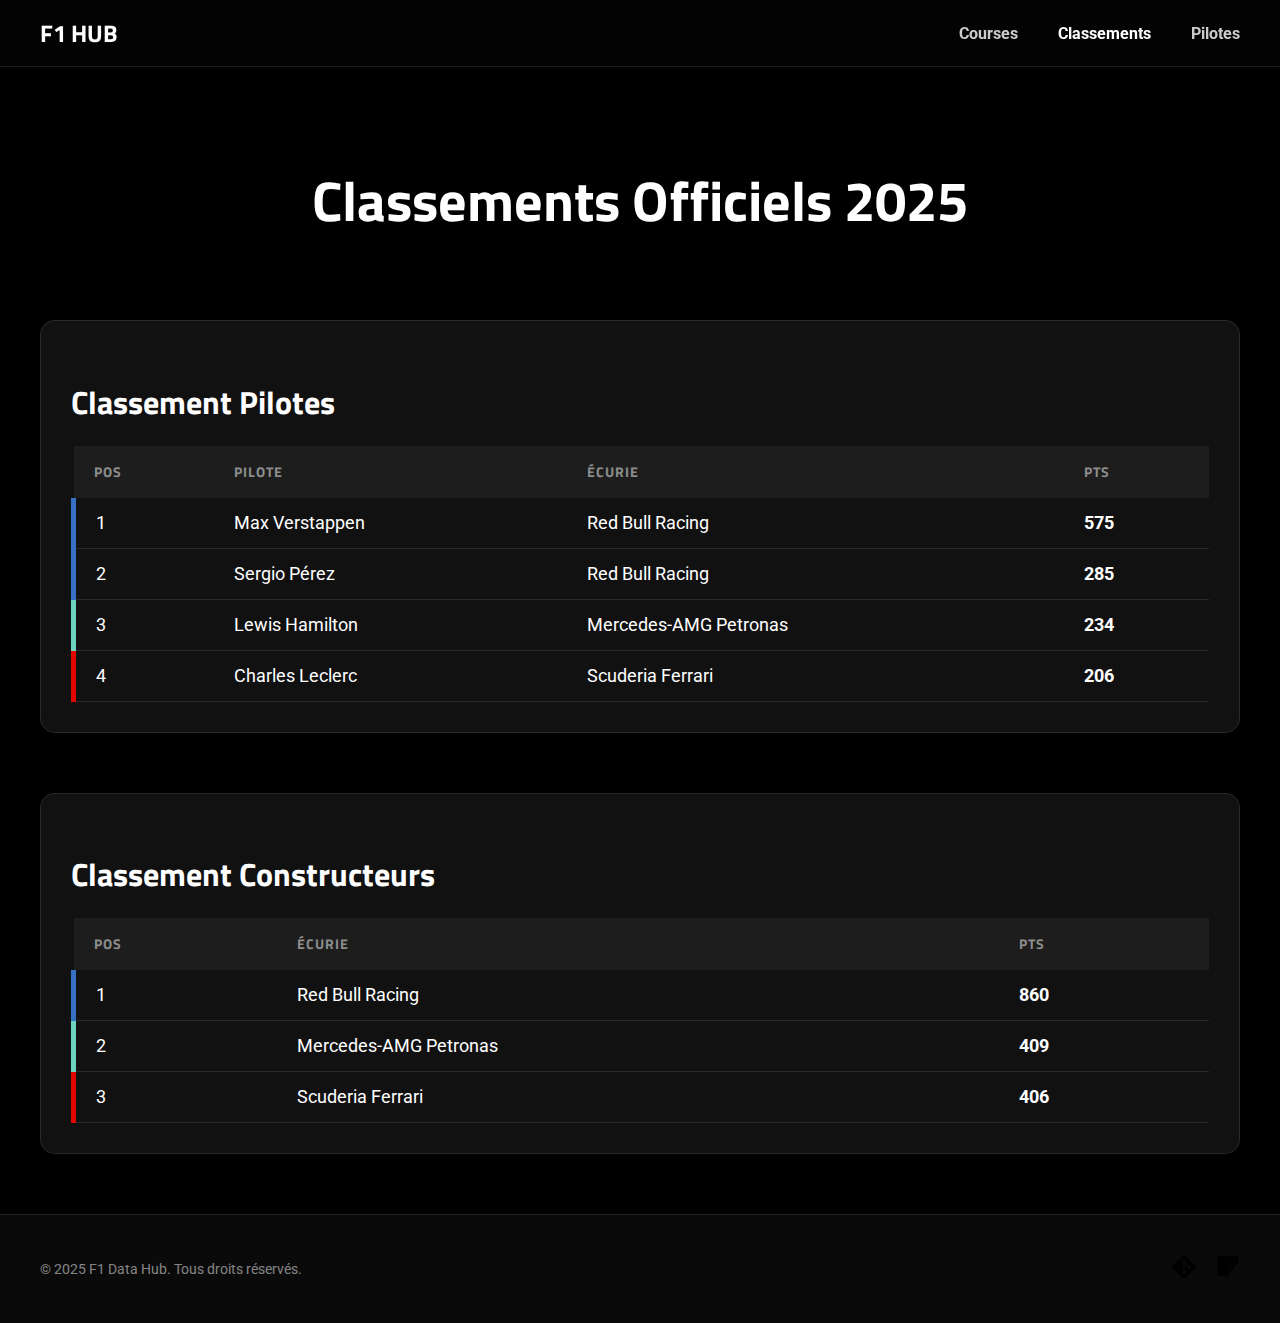
<file: classements.html>
<!DOCTYPE html>
<html lang="fr">
<head>
    <meta charset="UTF-8">
    <meta name="viewport" content="width=device-width, initial-scale=1.0">
    <title>Classements - F1 Data Hub</title>
    <link rel="stylesheet" href="./css/style.css">
</head>
<body>

    <nav>
        <div class="nav-container">
            <a href="./index.html" class="nav-logo">F1 HUB</a>
            <ul class="nav-links">
                <li><a href="./course.html">Courses</a></li>
                <li><a href="./classements.html" class="active">Classements</a></li>
                <li><a href="./pilotes.html">Pilotes</a></li>
            </ul>
        </div>
    </nav>

    <main>
        <div class="page-header">
            <h1>Classements Officiels 2025</h1>
        </div>
        <div class="section-container">
            <div class="standings-table-container">
                <h2>Classement Pilotes</h2>
                <table class="standings-table">
                    <thead>
                        <tr>
                            <th>Pos</th>
                            <th>Pilote</th>
                            <th>Écurie</th>
                            <th>PTS</th>
                        </tr>
                    </thead>
                    <tbody>
                        <tr style="--team-color: #3671C6;">
                            <td>1</td>
                            <td>Max Verstappen</td>
                            <td>Red Bull Racing</td>
                            <td>575</td>
                        </tr>
                        <tr style="--team-color: #3671C6;">
                            <td>2</td>
                            <td>Sergio Pérez</td>
                            <td>Red Bull Racing</td>
                            <td>285</td>
                        </tr>
                        <tr style="--team-color: #6CD3BF;">
                            <td>3</td>
                            <td>Lewis Hamilton</td>
                            <td>Mercedes-AMG Petronas</td>
                            <td>234</td>
                        </tr>
                         <tr style="--team-color: #E10600;">
                            <td>4</td>
                            <td>Charles Leclerc</td>
                            <td>Scuderia Ferrari</td>
                            <td>206</td>
                        </tr>
                    </tbody>
                </table>
            </div>
            <div class="standings-table-container">
                <h2>Classement Constructeurs</h2>
                <table class="standings-table">
                    <thead>
                        <tr>
                            <th>Pos</th>
                            <th>Écurie</th>
                            <th>PTS</th>
                        </tr>
                    </thead>
                    <tbody>
                        <tr style="--team-color: #3671C6;">
                            <td>1</td>
                            <td>Red Bull Racing</td>
                            <td>860</td>
                        </tr>
                        <tr style="--team-color: #6CD3BF;">
                            <td>2</td>
                            <td>Mercedes-AMG Petronas</td>
                            <td>409</td>
                        </tr>
                        <tr style="--team-color: #E10600;">
                            <td>3</td>
                            <td>Scuderia Ferrari</td>
                            <td>406</td>
                        </tr>
                    </tbody>
                </table>
            </div>
        </div>
    </main>

    <footer>
        <div class="footer-container">
            <p class="footer-copyright">&copy; 2025 F1 Data Hub. Tous droits réservés.</p>
            <div class="footer-socials">
                <a href="https://github.com/h-barral" target="_blank" title="GitHub">
                    <img src="./images/github-icon.svg" alt="GitHub">
                </a>
                <a href="https://linkedin.com" target="_blank" title="LinkedIn">
                    <img src="./images/linkedin-icon.svg" alt="LinkedIn">
                </a>
            </div>
        </div>
    </footer>

    <script src="./js/script.js"></script>
</body>
</html>
</file>
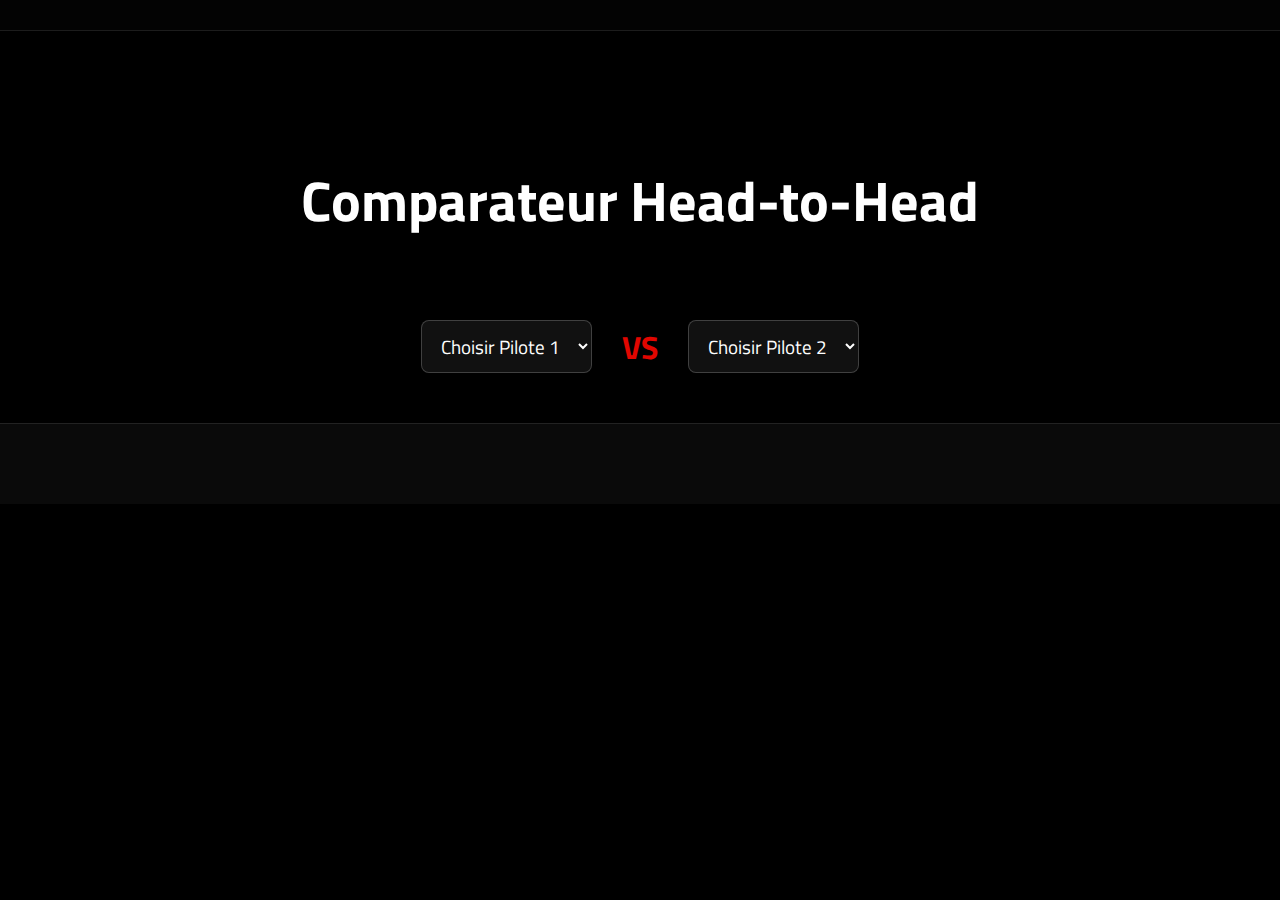
<file: comparateur.html>
<!DOCTYPE html>
<html lang="fr">
<head>
    <meta charset="UTF-8">
    <meta name="viewport" content="width=device-width, initial-scale=1.0">
    <title>Comparateur - F1 Data Hub</title>
    <link rel="stylesheet" href="./css/style.css">
</head>
<body>
    <nav>
        </nav>
    <main>
        <div class="page-header">
            <h1>Comparateur Head-to-Head</h1>
        </div>
        <div class="section-container" id="comparison-container">
            <div class="selectors">
                <select id="pilote1-select">
                    <option value="">Choisir Pilote 1</option>
                </select>
                <span class="vs-text">VS</span>
                <select id="pilote2-select">
                    <option value="">Choisir Pilote 2</option>
                </select>
            </div>
            <div id="comparison-results">
                </div>
        </div>
    </main>
    <footer>
        </footer>
    <script src="./js/script.js"></script>
</body>
</html>
</file>
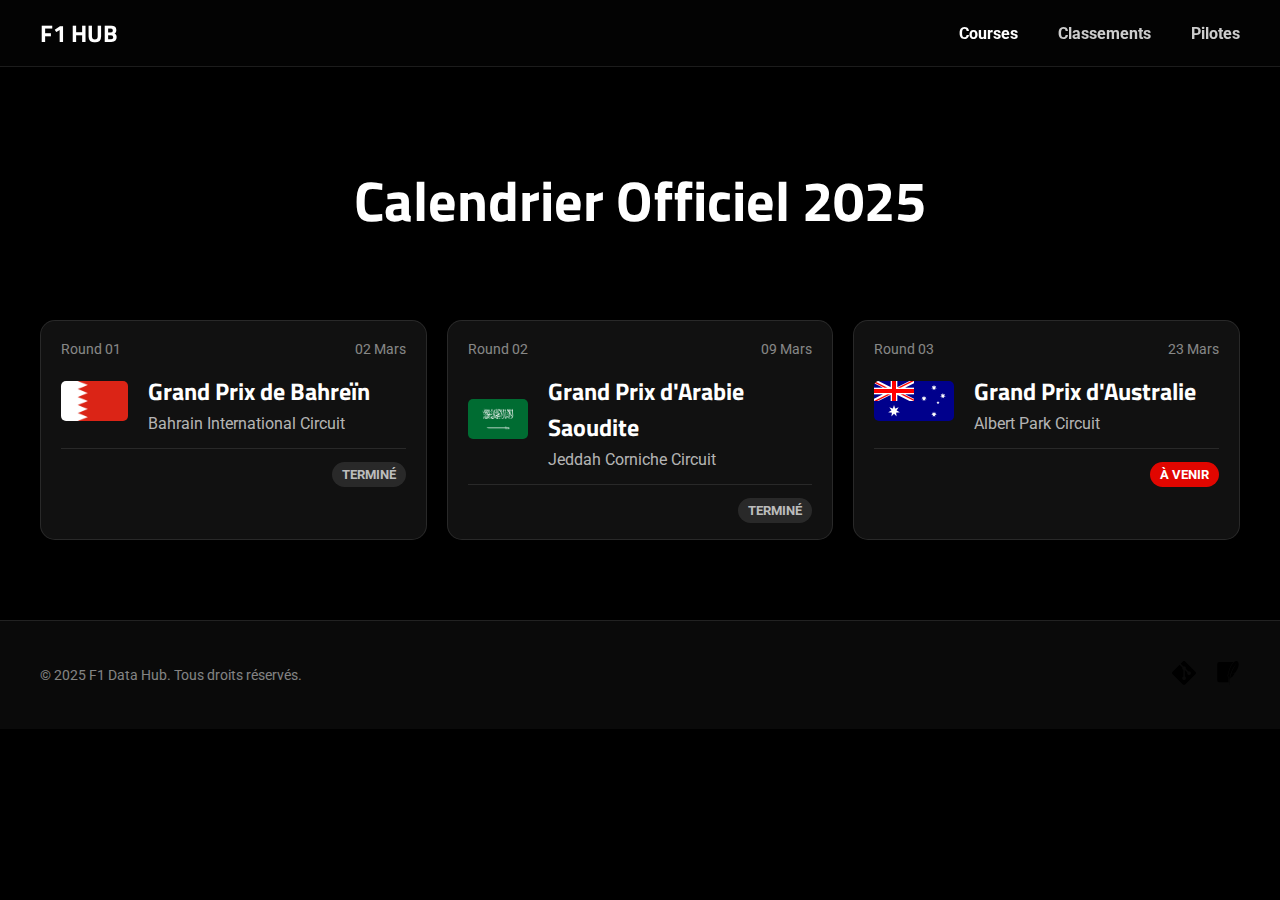
<file: course.html>
<!DOCTYPE html>
<html lang="fr">
<head>
    <meta charset="UTF-8">
    <meta name="viewport" content="width=device-width, initial-scale=1.0">
    <title>Calendrier des Courses - F1 Data Hub</title>
    <link rel="stylesheet" href="./css/style.css">
</head>
<body>

    <nav>
        <div class="nav-container">
            <a href="./index.html" class="nav-logo">F1 HUB</a>
            <ul class="nav-links">
                <li><a href="./course.html" class="active">Courses</a></li>
                <li><a href="./classements.html">Classements</a></li>
                <li><a href="./pilotes.html">Pilotes</a></li>
            </ul>
        </div>
    </nav>

    <main>
        <div class="page-header">
            <h1>Calendrier Officiel 2025</h1>
        </div>
        <div class="section-container">
            <div class="schedule-grid">
                <div class="race-card">
                    <div class="race-card-header">
                        <span class="round-number">Round 01</span>
                        <span class="race-date">02 Mars</span>
                    </div>
                    <div class="race-card-body">
                        <div class="race-flag">
                            <img src="./images/flags/bahrain.png" alt="Drapeau de Bahreïn">
                        </div>
                        <div class="race-details">
                            <h3>Grand Prix de Bahreïn</h3>
                            <p>Bahrain International Circuit</p>
                        </div>
                    </div>
                    <div class="race-card-status">
                        <span class="status status-completed">Terminé</span>
                    </div>
                </div>
                <div class="race-card">
                    <div class="race-card-header">
                        <span class="round-number">Round 02</span>
                        <span class="race-date">09 Mars</span>
                    </div>
                    <div class="race-card-body">
                        <div class="race-flag">
                            <img src="./images/flags/saudi-arabia.png" alt="Drapeau de l'Arabie Saoudite">
                        </div>
                        <div class="race-details">
                            <h3>Grand Prix d'Arabie Saoudite</h3>
                            <p>Jeddah Corniche Circuit</p>
                        </div>
                    </div>
                    <div class="race-card-status">
                        <span class="status status-completed">Terminé</span>
                    </div>
                </div>
                <div class="race-card">
                    <div class="race-card-header">
                        <span class="round-number">Round 03</span>
                        <span class="race-date">23 Mars</span>
                    </div>
                    <div class="race-card-body">
                        <div class="race-flag">
                            <img src="./images/flags/australia.png" alt="Drapeau de l'Australie">
                        </div>
                        <div class="race-details">
                            <h3>Grand Prix d'Australie</h3>
                            <p>Albert Park Circuit</p>
                        </div>
                    </div>
                    <div class="race-card-status">
                        <span class="status status-upcoming">À venir</span>
                    </div>
                </div>
            </div>
        </div>
    </main>

    <footer>
        <div class="footer-container">
            <p class="footer-copyright">&copy; 2025 F1 Data Hub. Tous droits réservés.</p>
            <div class="footer-socials">
                <a href="https://github.com/h-barral" target="_blank" title="GitHub">
                    <img src="./images/github-icon.svg" alt="GitHub">
                </a>
                <a href="https://linkedin.com" target="_blank" title="LinkedIn">
                    <img src="./images/linkedin-icon.svg" alt="LinkedIn">
                </a>
            </div>
        </div>
    </footer>

    <script src="./js/script.js"></script>
</body>
</html>
</file>
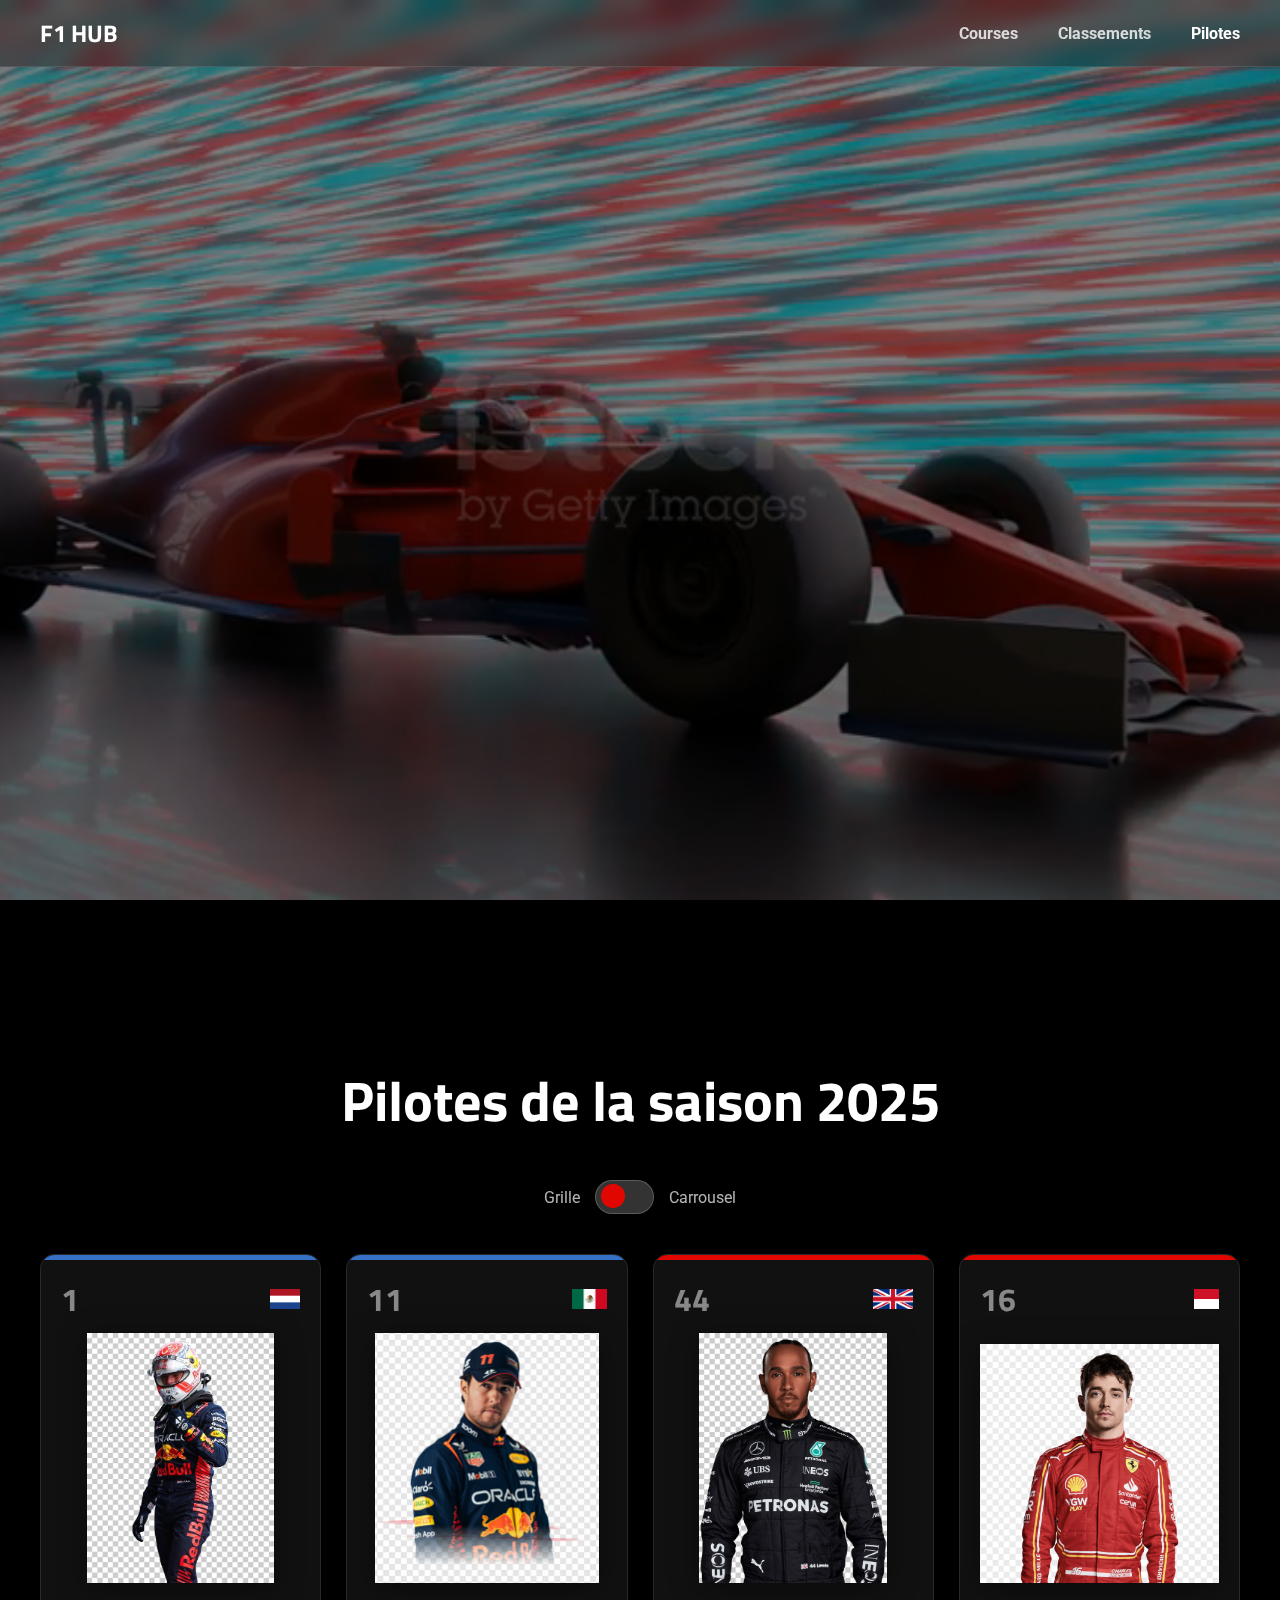
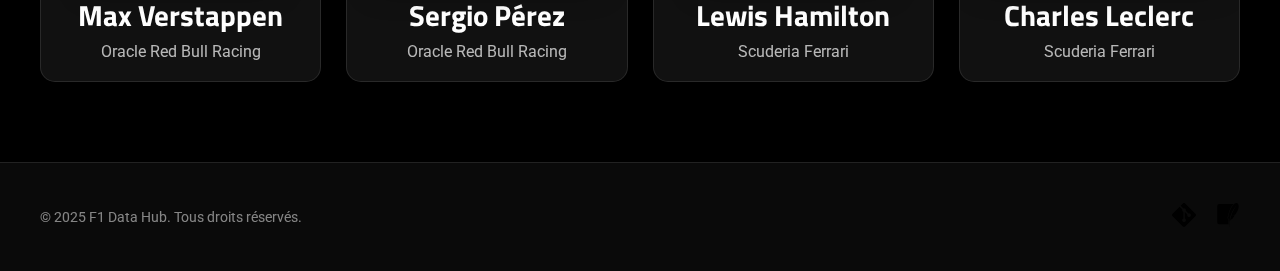
<file: pilotes.html>
<!DOCTYPE html>
<html lang="fr">
  <head>
    <meta charset="UTF-8" />
    <meta name="viewport" content="width=device-width, initial-scale=1.0" />
    <title>Pilotes - F1 Data Hub</title>
    <link rel="stylesheet" href="https://cdn.jsdelivr.net/npm/swiper@11/swiper-bundle.min.css"/>
    <link rel="stylesheet" href="./css/style.css" />
  </head>
  <body>
    <nav>
      <div class="nav-container">
        <a href="./index.html" class="nav-logo">F1 HUB</a>
        <ul class="nav-links">
          <li><a href="./course.html">Courses</a></li>
          <li><a href="./classements.html">Classements</a></li>
          <li><a href="./pilotes.html" class="active">Pilotes</a></li>
        </ul>
      </div>
    </nav>




    <header class="hero-section">
      <video
        id="hero-video"
        src="./videos/hero-background.mp4" autoplay loop muted playsinline > </video>
      <div class="hero-overlay"></div>
      <div class="hero-content">
        <h1>F1 Data Hub</h1>
        <p>L'expérience ultime pour le fan de Formule 1.</p>
      </div>
    </header>





    <main>
      <div class="page-header">
        <h1>Pilotes de la saison 2025</h1>
        <div class="view-switch">
          <span>Grille</span>
          <label class="switch">
            <input type="checkbox" id="view-toggle-checkbox" />
            <span class="slider"></span>
          </label>
          <span>Carrousel</span>
        </div>
      </div>

      <div class="section-container" id="pilots-view-container">
        </div>
    </main>

    <footer>
      <div class="footer-container">
        <p class="footer-copyright">
          &copy; 2025 F1 Data Hub. Tous droits réservés.
        </p>
        <div class="footer-socials">
          <a href="https://github.com/h-barral" target="_blank" title="GitHub">
            <img src="./images/github-icon.svg" alt="GitHub" />
          </a>
          <a href="https://linkedin.com" target="_blank" title="LinkedIn">
            <img src="./images/linkedin-icon.svg" alt="LinkedIn" />
          </a>
        </div>
      </div>
    </footer>

    <script src="https://cdn.jsdelivr.net/npm/swiper@11/swiper-bundle.min.js"></script>
    <script src="./js/data.js"></script>
    <script src="./js/script.js"></script>
  </body>
</html>
</file>
<file: css/style.css>
@import url('https://fonts.googleapis.com/css2?family=Roboto:wght@400;700&family=Titillium+Web:wght@700&display=swap');

/* ======================= FONDATIONS ======================= */
body {
    margin: 0;
    font-family: 'Roboto', sans-serif;
    background-color: #000;
}

/* ======================= NAVIGATION ======================= */
nav {
    position: fixed;
    top: 0;
    left: 0;
    width: 100%;
    z-index: 10;
    padding: 15px 0;
    background-color: rgba(10, 10, 10, 0.3);
    backdrop-filter: blur(10px);
    -webkit-backdrop-filter: blur(10px);
    border-bottom: 1px solid rgba(255, 255, 255, 0.1);
}

.nav-container {
    max-width: 1200px;
    margin: 0 auto;
    padding: 0 20px;
    display: flex;
    justify-content: space-between;
    align-items: center;
}

.nav-logo {
    font-family: 'Titillium Web', sans-serif;
    font-size: 1.5rem;
    color: white;
    text-decoration: none;
    font-weight: 700;
}

.nav-links {
    list-style: none;
    margin: 0;
    padding: 0;
    display: flex;
    gap: 40px;
}

.nav-links a {
    font-family: 'Roboto', sans-serif;
    color: rgba(255, 255, 255, 0.8);
    text-decoration: none;
    font-weight: 700;
    transition: color 0.3s ease;
}

.nav-links a:hover {
    color: white;
}

.nav-links a.active {
    color: white;
}

/* ======================= HERO SECTION ======================= */
.hero-section {
    height: 100vh;
    position: relative;
    display: flex;
    justify-content: center;
    align-items: center;
    overflow: hidden;
    text-align: center;
    color: white;
}

#hero-video {
    position: fixed; /* CHANGEMENT ICI */
    top: 50%;
    left: 50%;
    transform: translate(-50%, -50%);
    min-width: 100%;
    min-height: 100%;
    width: auto;
    height: auto;
    z-index: -2; /* CHANGEMENT ICI */
    object-fit: cover;
}

.hero-overlay {
    position: fixed; /* CHANGEMENT ICI */
    top: 0;
    left: 0;
    width: 100%;
    height: 100%;
    background-color: rgba(0, 0, 0, 0.5);
    z-index: -1; /* CHANGEMENT ICI */
}

.hero-content {
    position: relative;
    z-index: 1;
    text-shadow: 2px 2px 8px rgba(0, 0, 0, 0.7);
    opacity: 0;
    animation: fadeIn 1s ease-out 0.5s forwards;
}

.hero-content h1 {
    font-family: 'Titillium Web', sans-serif;
    font-size: 5rem;
    margin: 0;
    letter-spacing: 2px;
}

.hero-content p {
    font-size: 1.2rem;
    margin-top: 10px;
    opacity: 0;
    animation: fadeIn 1s ease-out 1s forwards;
}

/* ======================= ANIMATIONS ======================= */
@keyframes fadeIn {
    from {
        opacity: 0;
        transform: translateY(20px);
    }
    to {
        opacity: 1;
        transform: translateY(0);
    }
}

.hidden-on-load {
    opacity: 0;
    transform: translateY(30px);
    transition: opacity 0.8s ease-out, transform 0.8s ease-out;
}

.visible {
    opacity: 1;
    transform: translateY(0);
}

/* ======================= SECTIONS DE CONTENU ======================= */
.next-race-section {
    padding: 80px 0;
    background-color: transparent; /* CHANGEMENT ICI */
    color: white;
    border-top: 1px solid rgba(255, 255, 255, 0.1);
}

.section-container {
    max-width: 1200px;
    margin: 0 auto;
    padding: 0 20px;
}

.section-title h2 {
    font-family: 'Titillium Web', sans-serif;
    font-size: 1.2rem;
    text-transform: uppercase;
    letter-spacing: 2px;
    color: rgba(255, 255, 255, 0.5);
    margin: 0 0 30px 0;
}

.race-info h3 {
    font-family: 'Titillium Web', sans-serif;
    font-size: 3.5rem;
    margin: 0;
}

.race-info p {
    font-family: 'Roboto', sans-serif;
    font-size: 1.2rem;
    margin: 10px 0 0 0;
    color: rgba(255, 255, 255, 0.7);
}

#countdown {
    display: flex;
    gap: 20px;
    margin-top: 30px;
}

.countdown-block {
    text-align: center;
    background-color: #0A0A0A;
    padding: 20px;
    border-radius: 10px;
    min-width: 100px;
    border: 1px solid rgba(255, 255, 255, 0.1);
}

.countdown-block span {
    display: block;
    font-family: 'Titillium Web', sans-serif;
    font-size: 3rem;
    font-weight: 700;
}

.countdown-block small {
    font-family: 'Roboto', sans-serif;
    font-size: 0.9rem;
    text-transform: uppercase;
    color: rgba(255, 255, 255, 0.5);
}

/* ======================= CLASSEMENTS ======================= */
.standings-section {
    padding: 80px 0;
    background-color: transparent; /* CHANGEMENT ICI */
    color: white;
}

.standings-grid {
    display: flex;
    justify-content: space-between;
    gap: 40px;
}

.standings-column {
    flex: 1;
}

.standings-column h4 {
    font-family: 'Titillium Web', sans-serif;
    font-size: 1.2rem;
    text-transform: uppercase;
    letter-spacing: 2px;
    color: rgba(255, 255, 255, 0.5);
    border-bottom: 1px solid rgba(255, 255, 255, 0.2);
    padding-bottom: 15px;
    margin-bottom: 20px;
}

.standings-column ol {
    list-style: none;
    counter-reset: standings-counter;
    padding: 0;
    margin: 0;
}

.standings-column li {
    display: flex;
    justify-content: space-between;
    padding: 15px 10px;
    border-bottom: 1px solid rgba(255, 255, 255, 0.1);
    font-size: 1.1rem;
    counter-increment: standings-counter;
    transition: background-color 0.3s ease;
}

.standings-column li:hover {
    background-color: #1a1a1a;
}

.standings-column li::before {
    content: counter(standings-counter);
    font-weight: 700;
    min-width: 30px;
}

.standings-column li span:last-child {
    font-weight: 700;
}

/* ======================= PILOTES ======================= */
.drivers-section {
    padding: 80px 0;
    background-color: transparent; /* CHANGEMENT ICI */
    color: white;
}

.drivers-grid {
    display: grid;
    grid-template-columns: repeat(3, 1fr);
    gap: 30px;
}

.driver-card {
    position: relative;
    border-radius: 15px;
    overflow: hidden;
    cursor: pointer;
    border: 1px solid rgba(255, 255, 255, 0.1);
    transition: transform 0.3s ease, box-shadow 0.3s ease;
}

.driver-card:hover {
    transform: translateY(-10px);
    box-shadow: 0 10px 30px rgba(0, 0, 0, 0.5);
}

.card-background img {
    width: 100%;
    height: 100%;
    object-fit: cover;
    opacity: 0.3;
    transition: opacity 0.3s ease;
}

.driver-card:hover .card-background img {
    opacity: 0.6;
}

.card-content {
    position: absolute;
    bottom: 0;
    left: 0;
    padding: 20px;
}

.driver-number {
    font-family: 'Titillium Web', sans-serif;
    font-size: 4rem;
    font-weight: 700;
    line-height: 1;
    color: rgba(255, 255, 255, 0.5);
}

.card-content h3 {
    font-family: 'Titillium Web', sans-serif;
    font-size: 2rem;
    margin: 5px 0;
}

.card-content small {
    font-size: 1rem;
    color: rgba(255, 255, 255, 0.7);
}

/* ======================= FOOTER ======================= */
footer {
    padding: 40px 0;
    background-color: #0A0A0A;
    border-top: 1px solid rgba(255, 255, 255, 0.1);
    color: rgba(255, 255, 255, 0.5);
}

.footer-container {
    max-width: 1200px;
    margin: 0 auto;
    padding: 0 20px;
    display: flex;
    justify-content: space-between;
    align-items: center;
}

.footer-copyright {
    margin: 0;
    font-size: 0.9rem;
}

.footer-socials {
    display: flex;
    gap: 20px;
}

.footer-socials a {
    color: rgba(255, 255, 255, 0.5);
    transition: color 0.3s ease;
}

.footer-socials a:hover {
    color: white;
}

.footer-socials img {
    height: 24px;
    width: 24px;
}

@media (max-width: 768px) {
    .footer-container {
        flex-direction: column;
        gap: 20px;
    }
}

/* ======================= STYLE GÉNÉRIQUE POUR LES PAGES ======================= */
.page-header {
    padding-top: 120px;
    padding-bottom: 40px;
    text-align: center;
}

.page-header h1 {
    font-family: 'Titillium Web', sans-serif;
    font-size: 3.5rem;
    color: white;
}

/* ======================= PAGE COURSES ======================= */
.schedule-grid {
    display: grid;
    grid-template-columns: repeat(auto-fit, minmax(350px, 1fr));
    gap: 20px;
    padding-bottom: 80px;
}

.race-card {
    background-color: #111;
    border: 1px solid rgba(255, 255, 255, 0.1);
    border-radius: 15px;
    padding: 20px;
    display: flex;
    flex-direction: column;
    gap: 15px;
    transition: transform 0.3s ease, border-color 0.3s ease;
}

.race-card:hover {
    transform: translateY(-5px);
    border-color: rgba(255, 255, 255, 0.3);
}

.race-card-header {
    display: flex;
    justify-content: space-between;
    font-size: 0.9rem;
    color: rgba(255, 255, 255, 0.5);
}

.race-card-body {
    display: flex;
    align-items: center;
    gap: 20px;
}

.race-flag img {
    height: 40px;
    border-radius: 5px;
}

.race-details h3 {
    font-family: 'Titillium Web', sans-serif;
    font-size: 1.5rem;
    color: white;
    margin: 0;
}

.race-details p {
    font-size: 1rem;
    color: rgba(255, 255, 255, 0.7);
    margin: 5px 0 0 0;
}

.race-card-status {
    border-top: 1px solid rgba(255, 255, 255, 0.1);
    padding-top: 15px;
    text-align: right;
}

.status {
    font-size: 0.8rem;
    font-weight: 700;
    padding: 5px 10px;
    border-radius: 20px;
    text-transform: uppercase;
}

.status-completed {
    background-color: rgba(255, 255, 255, 0.1);
    color: rgba(255, 255, 255, 0.7);
}

.status-upcoming {
    background-color: #E10600;
    color: white;
}

/* ======================= PAGE PILOTES ======================= */
.pilots-grid {
    display: grid;
    grid-template-columns: repeat(auto-fit, minmax(280px, 1fr));
    gap: 25px;
    padding-bottom: 80px;
}

.pilot-card {
    background: linear-gradient(180deg, #222 0%, #111 100%);
    border: 1px solid rgba(255, 255, 255, 0.1);
    border-radius: 15px;
    padding: 20px;
    position: relative;
    overflow: hidden;
    transition: transform 0.3s ease, box-shadow 0.3s ease;
}

.pilot-card:hover {
    transform: translateY(-5px);
    box-shadow: 0 8px 25px rgba(0, 0, 0, 0.3);
}

.pilot-card::before {
    content: '';
    position: absolute;
    top: 0;
    left: 0;
    width: 100%;
    height: 5px;
    background-color: var(--team-color);
}

.pilot-card-header {
    display: flex;
    justify-content: space-between;
    align-items: center;
}

.pilot-number {
    font-family: 'Titillium Web', sans-serif;
    font-size: 2rem;
    font-weight: 700;
    color: rgba(255, 255, 255, 0.5);
}

.pilot-flag {
    height: 20px;
}

.pilot-image {
    height: 250px;
    margin: 10px 0;
    display: flex;
    justify-content: center;
    align-items: flex-end;
}

.pilot-image img {
    max-height: 100%;
    max-width: 100%;
    object-fit: contain;
    filter: drop-shadow(0 5px 15px rgba(0, 0, 0, 0.4));
}

.pilot-info {
    text-align: center;
}

.pilot-info h3 {
    font-family: 'Titillium Web', sans-serif;
    font-size: 1.8rem;
    color: white;
    margin: 0;
}

.pilot-info p {
    font-size: 1rem;
    color: rgba(255, 255, 255, 0.7);
    margin: 5px 0 0 0;
}

/* ======================= PAGE CLASSEMENTS ======================= */
.standings-table-container {
    margin-bottom: 60px;
}

.standings-table-container h2 {
    font-family: 'Titillium Web', sans-serif;
    font-size: 2rem;
    color: white;
    margin-bottom: 20px;
}

.standings-table {
    width: 100%;
    border-collapse: collapse;
    color: white;
}

.standings-table th, .standings-table td {
    padding: 15px 20px;
    text-align: left;
}

.standings-table thead {
    background-color: rgba(255, 255, 255, 0.05);
}

.standings-table th {
    font-family: 'Titillium Web', sans-serif;
    font-size: 0.9rem;
    text-transform: uppercase;
    letter-spacing: 1px;
    color: rgba(255, 255, 255, 0.5);
}

.standings-table tbody tr {
    border-bottom: 1px solid rgba(255, 255, 255, 0.1);
    border-left: 5px solid var(--team-color);
    transition: background-color 0.3s ease;
}

.standings-table tbody tr:hover {
    background-color: #1a1a1a;
}

.standings-table td {
    font-size: 1.1rem;
}

.standings-table td:last-child {
    font-weight: 700;
}

/* ======================= STYLE DE BLOC UNIFIÉ ======================= */

/* --- Valeur de base pour le fond --- */
:root {
    --block-background: rgba(20, 20, 20, 0.85); /* Fond gris foncé, 85% opaque. Modifiez 0.85 pour ajuster la transparence. */
}

/* --- Page Classements & Accueil --- */
.standings-table-container, .next-race-section .section-container {
    background-color: var(--block-background);
    border-radius: 15px;
    padding: 30px;
    border: 1px solid rgba(255, 255, 255, 0.1);
}

/* --- Page Courses --- */
.race-card {
    background-color: var(--block-background); /* Applique le fond unifié */
}

/* --- Page Pilotes --- */
.pilot-card {
    background: var(--block-background); /* Applique le fond unifié */
}

/* --- Ajustement pour les tableaux sur la page d'accueil --- */
.standings-section .standings-column {
    background-color: var(--block-background);
    border-radius: 15px;
    padding: 20px;
    border: 1px solid rgba(255, 255, 255, 0.1);
}

/* On retire l'ancien fond des sections pour éviter les doublons */
.next-race-section,
.standings-section,
.drivers-section {
    background-color: transparent;
}




/* ======================= SÉLECTEUR DE VUE (TOGGLE SWITCH) ======================= */
.view-switch {
    display: flex;
    justify-content: center;
    align-items: center;
    gap: 15px;
    margin-top: 20px;
    color: rgba(255, 255, 255, 0.7);
}

.switch {
    font-size: 17px;
    position: relative;
    display: inline-block;
    width: 3.5em;
    height: 2em;
}

.switch input {
    opacity: 0;
    width: 0;
    height: 0;
}

.slider {
    position: absolute;
    cursor: pointer;
    top: 0;
    left: 0;
    right: 0;
    bottom: 0;
    background-color: #333;
    transition: .4s;
    border-radius: 30px;
    border: 1px solid rgba(255, 255, 255, 0.2);
}

.slider:before {
    position: absolute;
    content: "";
    height: 1.4em;
    width: 1.4em;
    border-radius: 50%;
    left: 0.3em;
    bottom: 0.3em;
    background-color: #E10600;
    transition: .4s;
}

input:checked + .slider {
    background-color: #111;
}

input:checked + .slider:before {
    transform: translateX(1.5em);
}

/* ======================= CARROUSEL 3D DES PILOTES ======================= */

.pilots-grid {
    display: grid; /* Assurez-vous que la grille est toujours là */
    grid-template-columns: repeat(auto-fit, minmax(280px, 1fr));
    gap: 25px;
}

/* Scène principale pour la perspective 3D */
.carousel-scene {
    display: none; /* Caché par défaut */
    padding: 100px 0;
    display: flex;
    justify-content: center;
    align-items: center;
    perspective: 1500px; /* La magie de la 3D commence ici */
}

/* Le conteneur qui va tourner */
.carousel-3d {
    width: 300px; /* Largeur d'une carte */
    height: 450px; /* Hauteur d'une carte */
    position: relative;
    transform-style: preserve-3d;
    transition: transform 1s;
}

/* Chaque carte dans le carrousel */
.carousel-3d-item {
    position: absolute;
    width: 100%;
    height: 100%;
    backface-visibility: hidden; /* Cache le dos de la carte quand elle tourne */
}

/* Navigation avec les flèches */
.carousel-3d-nav {
    position: absolute;
    top: 50%;
    transform: translateY(-50%);
    width: 100%;
    display: flex;
    justify-content: space-between;
    padding: 0 20px;
    z-index: 10;
}

.carousel-3d-nav button {
    background: rgba(30, 30, 30, 0.8);
    border: 1px solid rgba(255, 255, 255, 0.2);
    color: white;
    font-size: 2rem;
    width: 50px;
    height: 50px;
    border-radius: 50%;
    cursor: pointer;
    transition: background-color 0.3s;
}

.carousel-3d-nav button:hover {
    background: #E10600;
}


/* ======================= PAGE COMPARATEUR ======================= */
.selectors {
    display: flex;
    justify-content: center;
    align-items: center;
    gap: 30px;
    margin-bottom: 50px;
}

.selectors select {
    font-family: 'Titillium Web', sans-serif;
    font-size: 1.2rem;
    padding: 10px 15px;
    background-color: #111;
    color: white;
    border: 1px solid rgba(255, 255, 255, 0.2);
    border-radius: 8px;
}

.vs-text {
    font-family: 'Titillium Web', sans-serif;
    font-size: 2rem;
    color: #E10600;
    font-weight: 700;
}

#comparison-results {
    color: white;
    text-align: center;
}

/* Style pour les résultats du comparateur */
#comparison-results h2 {
    font-family: 'Titillium Web', sans-serif;
    font-size: 2.5rem;
    margin-bottom: 40px;
}

.vs-text-small {
    font-size: 1.5rem;
    color: #E10600;
    margin: 0 10px;
}

.stat-row {
    display: flex;
    justify-content: space-between;
    align-items: center;
    font-size: 1.2rem;
    margin: 0 auto;
    max-width: 600px;
}

.stat-label {
    font-family: 'Roboto', sans-serif;
    color: rgba(255, 255, 255, 0.7);
}

.stat-value {
    font-family: 'Titillium Web', sans-serif;
    font-size: 1.5rem;
    font-weight: 700;
}

.progress-bar-container {
    display: flex;
    height: 10px;
    max-width: 600px;
    margin: 10px auto 30px auto;
    border-radius: 5px;
    overflow: hidden;
}

.progress-bar {
    height: 100%;
    transition: width 0.5s ease-in-out; /* Animation de la barre */
}

/* Couleurs pour les deux pilotes */
.bar-p1 {
    background-color: #3671C6; /* Bleu */
}

.bar-p2 {
    background-color: #6CD3BF; /* Vert d'eau */
}
</file>
